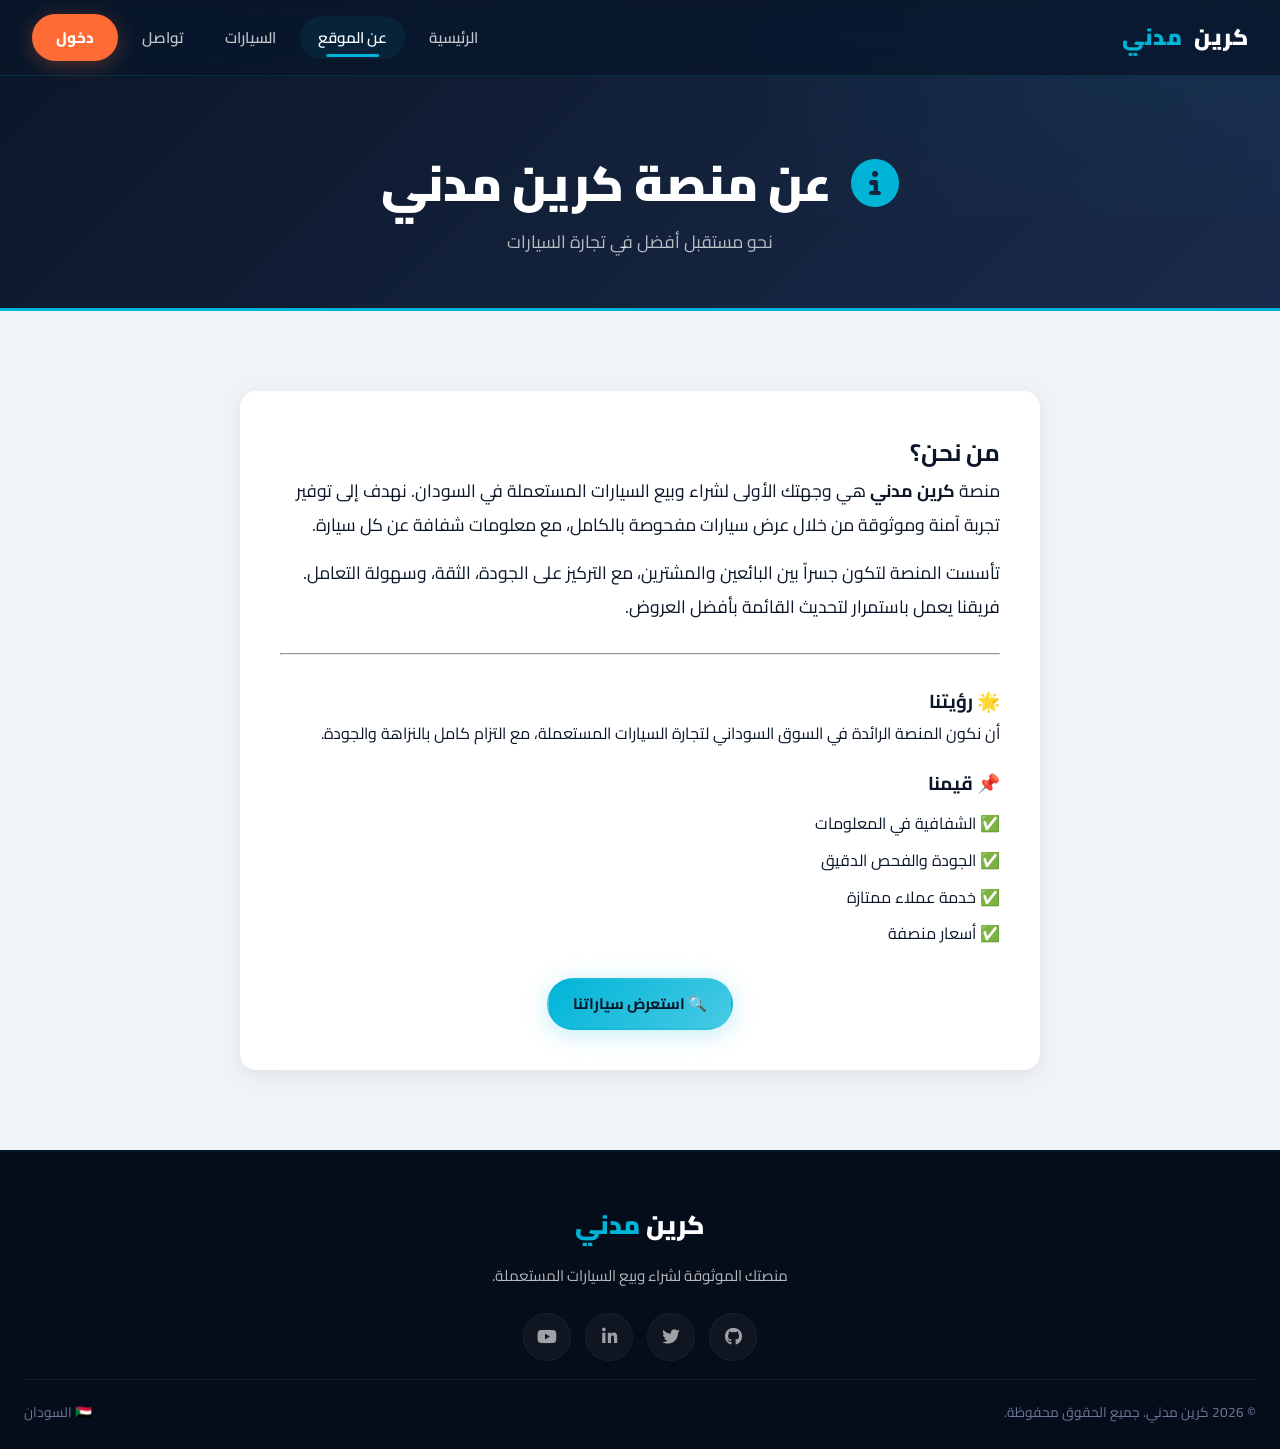
<file: about.html>
<!DOCTYPE html>
<html lang="ar" dir="rtl">
<head>
    <meta charset="UTF-8" />
    <meta name="viewport" content="width=device-width, initial-scale=1.0" />
    <title>عن الموقع - كرين مدني</title>
    <link rel="stylesheet" href="https://cdnjs.cloudflare.com/ajax/libs/font-awesome/6.5.0/css/all.min.css" />
    <link rel="stylesheet" href="css/style.css" />
</head>
<body>

    <nav class="navbar">
        <a href="index.html" class="nav-logo">كرين <span>مدني</span></a>
        <div class="nav-links" id="navLinks">
            <a href="index.html">الرئيسية</a>
            <a href="about.html" class="active">عن الموقع</a>
            <a href="cars.html">السيارات</a>
            <a href="contact.html">تواصل</a>
            <a href="login.html" class="nav-cta">دخول</a>
        </div>
        <div class="hamburger" id="hamburger">
            <span></span><span></span><span></span>
        </div>
    </nav>

    <div class="page-hero">
        <h1><i class="fas fa-info-circle"></i> عن منصة كرين مدني</h1>
        <p>نحو مستقبل أفضل في تجارة السيارات</p>
    </div>

    <section class="section section-light">
        <div class="container" style="max-width:800px; margin:0 auto; background:white; padding:40px; border-radius:16px; box-shadow:var(--shadow-sm);">
            <h2 style="color:var(--navy);">من نحن؟</h2>
            <p style="font-size:1.1rem; line-height:1.9;">
                منصة <strong>كرين مدني</strong> هي وجهتك الأولى لشراء وبيع السيارات المستعملة في السودان.
                نهدف إلى توفير تجربة آمنة وموثوقة من خلال عرض سيارات مفحوصة بالكامل، مع معلومات شفافة عن كل سيارة.
            </p>
            <p style="font-size:1.1rem; line-height:1.9; margin-top:15px;">
                تأسست المنصة لتكون جسراً بين البائعين والمشترين، مع التركيز على الجودة، الثقة، وسهولة التعامل.
                فريقنا يعمل باستمرار لتحديث القائمة بأفضل العروض.
            </p>
            <hr style="margin:30px 0; border-color:var(--border);" />
            <h3 style="color:var(--navy);">🌟 رؤيتنا</h3>
            <p>أن نكون المنصة الرائدة في السوق السوداني لتجارة السيارات المستعملة، مع التزام كامل بالنزاهة والجودة.</p>
            <h3 style="color:var(--navy); margin-top:20px;">📌 قيمنا</h3>
            <ul style="list-style:none; padding:0;">
                <li style="margin:8px 0;">✅ الشفافية في المعلومات</li>
                <li style="margin:8px 0;">✅ الجودة والفحص الدقيق</li>
                <li style="margin:8px 0;">✅ خدمة عملاء ممتازة</li>
                <li style="margin:8px 0;">✅ أسعار منصفة</li>
            </ul>
            <div style="text-align:center; margin-top:30px;">
                <a href="cars.html" class="btn btn-primary">🔍 استعرض سياراتنا</a>
            </div>
        </div>
    </section>

    <footer class="footer">
        <div class="footer-content">
            <div class="footer-brand">كرين <span>مدني</span></div>
            <p>منصتك الموثوقة لشراء وبيع السيارات المستعملة.</p>
            <div class="social-icons">
                <a href="#"><i class="fab fa-github"></i></a>
                <a href="#"><i class="fab fa-twitter"></i></a>
                <a href="#"><i class="fab fa-linkedin-in"></i></a>
                <a href="#"><i class="fab fa-youtube"></i></a>
            </div>
            <div class="footer-bottom">
                <span>© 2026 كرين مدني. جميع الحقوق محفوظة.</span>
                <span>🇸🇩 السودان</span>
            </div>
        </div>
    </footer>

    <script src="js/script.js"></script>
</body>
</html>
</file>
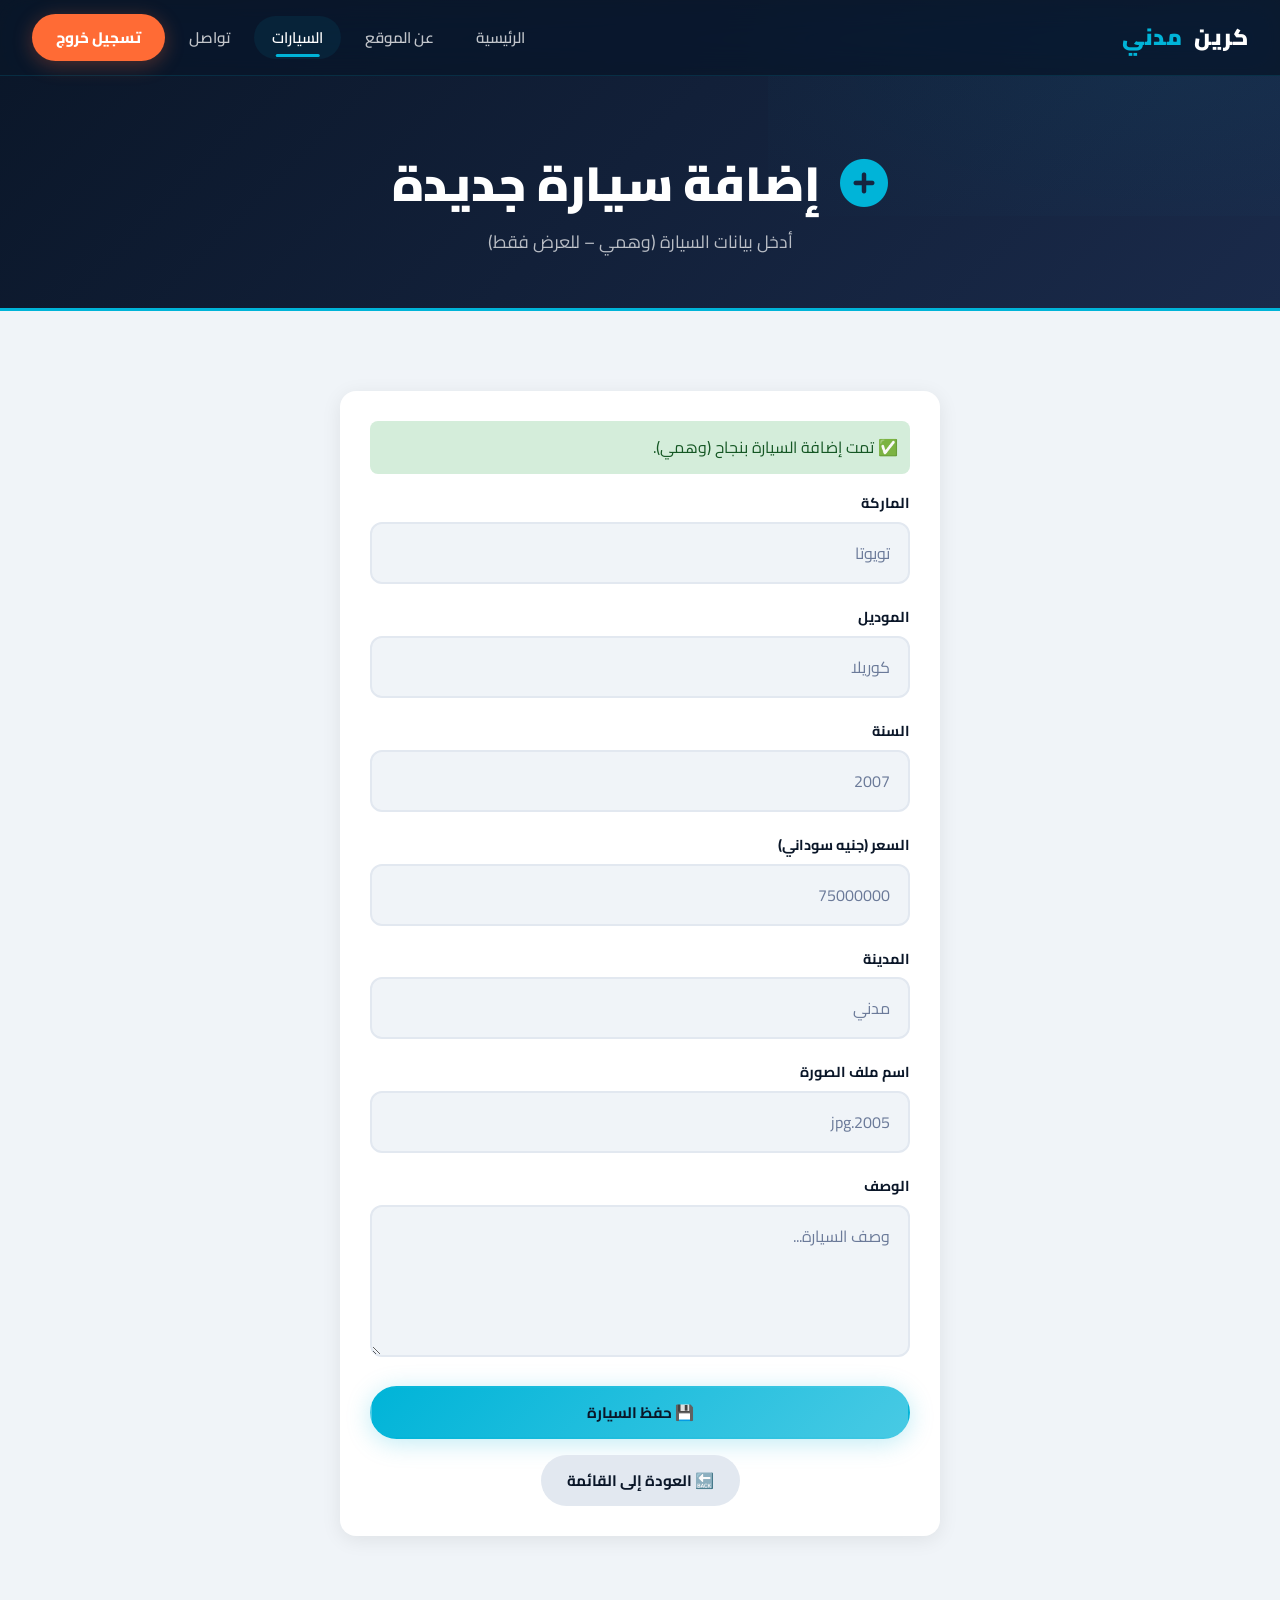
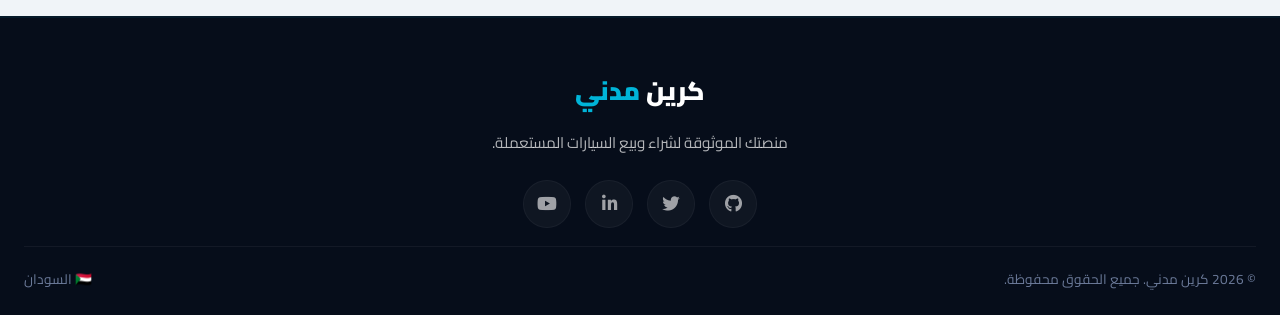
<file: add-car.html>
<!DOCTYPE html>
<html lang="ar" dir="rtl">
<head>
    <meta charset="UTF-8" />
    <meta name="viewport" content="width=device-width, initial-scale=1.0" />
    <title>إضافة سيارة - كرين مدني</title>
    <link rel="stylesheet" href="https://cdnjs.cloudflare.com/ajax/libs/font-awesome/6.5.0/css/all.min.css" />
    <link rel="stylesheet" href="css/style.css" />
</head>
<body>

    <nav class="navbar">
        <a href="index.html" class="nav-logo">كرين <span>مدني</span></a>
        <div class="nav-links" id="navLinks">
            <a href="index.html">الرئيسية</a>
            <a href="about.html">عن الموقع</a>
            <a href="cars.html" class="active">السيارات</a>
            <a href="contact.html">تواصل</a>
            <a href="login.html" class="nav-cta">تسجيل خروج</a>
        </div>
        <div class="hamburger" id="hamburger">
            <span></span><span></span><span></span>
        </div>
    </nav>

    <div class="page-hero">
        <h1><i class="fas fa-plus-circle"></i> إضافة سيارة جديدة</h1>
        <p>أدخل بيانات السيارة (وهمي – للعرض فقط)</p>
    </div>

    <section class="section section-light">
        <div class="container" style="max-width:600px;">
            <div style="background:white; border-radius:16px; padding:30px; box-shadow:var(--shadow-sm);">
                <div style="background:#d4edda; color:#155724; padding:12px; border-radius:8px; margin-bottom:16px;">✅ تمت إضافة السيارة بنجاح (وهمي).</div>
                <form>
                    <div class="form-group"><label>الماركة</label><input type="text" placeholder="تويوتا" disabled /></div>
                    <div class="form-group"><label>الموديل</label><input type="text" placeholder="كوريلا" disabled /></div>
                    <div class="form-group"><label>السنة</label><input type="number" placeholder="2007" disabled /></div>
                    <div class="form-group"><label>السعر (جنيه سوداني)</label><input type="number" placeholder="75000000" disabled /></div>
                    <div class="form-group"><label>المدينة</label><input type="text" placeholder="مدني" disabled /></div>
                    <div class="form-group"><label>اسم ملف الصورة</label><input type="text" placeholder="2005.jpg" disabled /></div>
                    <div class="form-group"><label>الوصف</label><textarea rows="4" placeholder="وصف السيارة..." disabled></textarea></div>
                    <button type="button" class="btn btn-primary" style="width:100%;" disabled>💾 حفظ السيارة</button>
                </form>
                <div style="margin-top:16px; text-align:center;">
                    <a href="cars.html" class="btn" style="background:#e2e8f0; color:#0A1628;">🔙 العودة إلى القائمة</a>
                </div>
            </div>
        </div>
    </section>

    <footer class="footer">
        <div class="footer-content">
            <div class="footer-brand">كرين <span>مدني</span></div>
            <p>منصتك الموثوقة لشراء وبيع السيارات المستعملة.</p>
            <div class="social-icons">
                <a href="#"><i class="fab fa-github"></i></a>
                <a href="#"><i class="fab fa-twitter"></i></a>
                <a href="#"><i class="fab fa-linkedin-in"></i></a>
                <a href="#"><i class="fab fa-youtube"></i></a>
            </div>
            <div class="footer-bottom">
                <span>© 2026 كرين مدني. جميع الحقوق محفوظة.</span>
                <span>🇸🇩 السودان</span>
            </div>
        </div>
    </footer>

    <script src="js/script.js"></script>
</body>
</html>
</file>
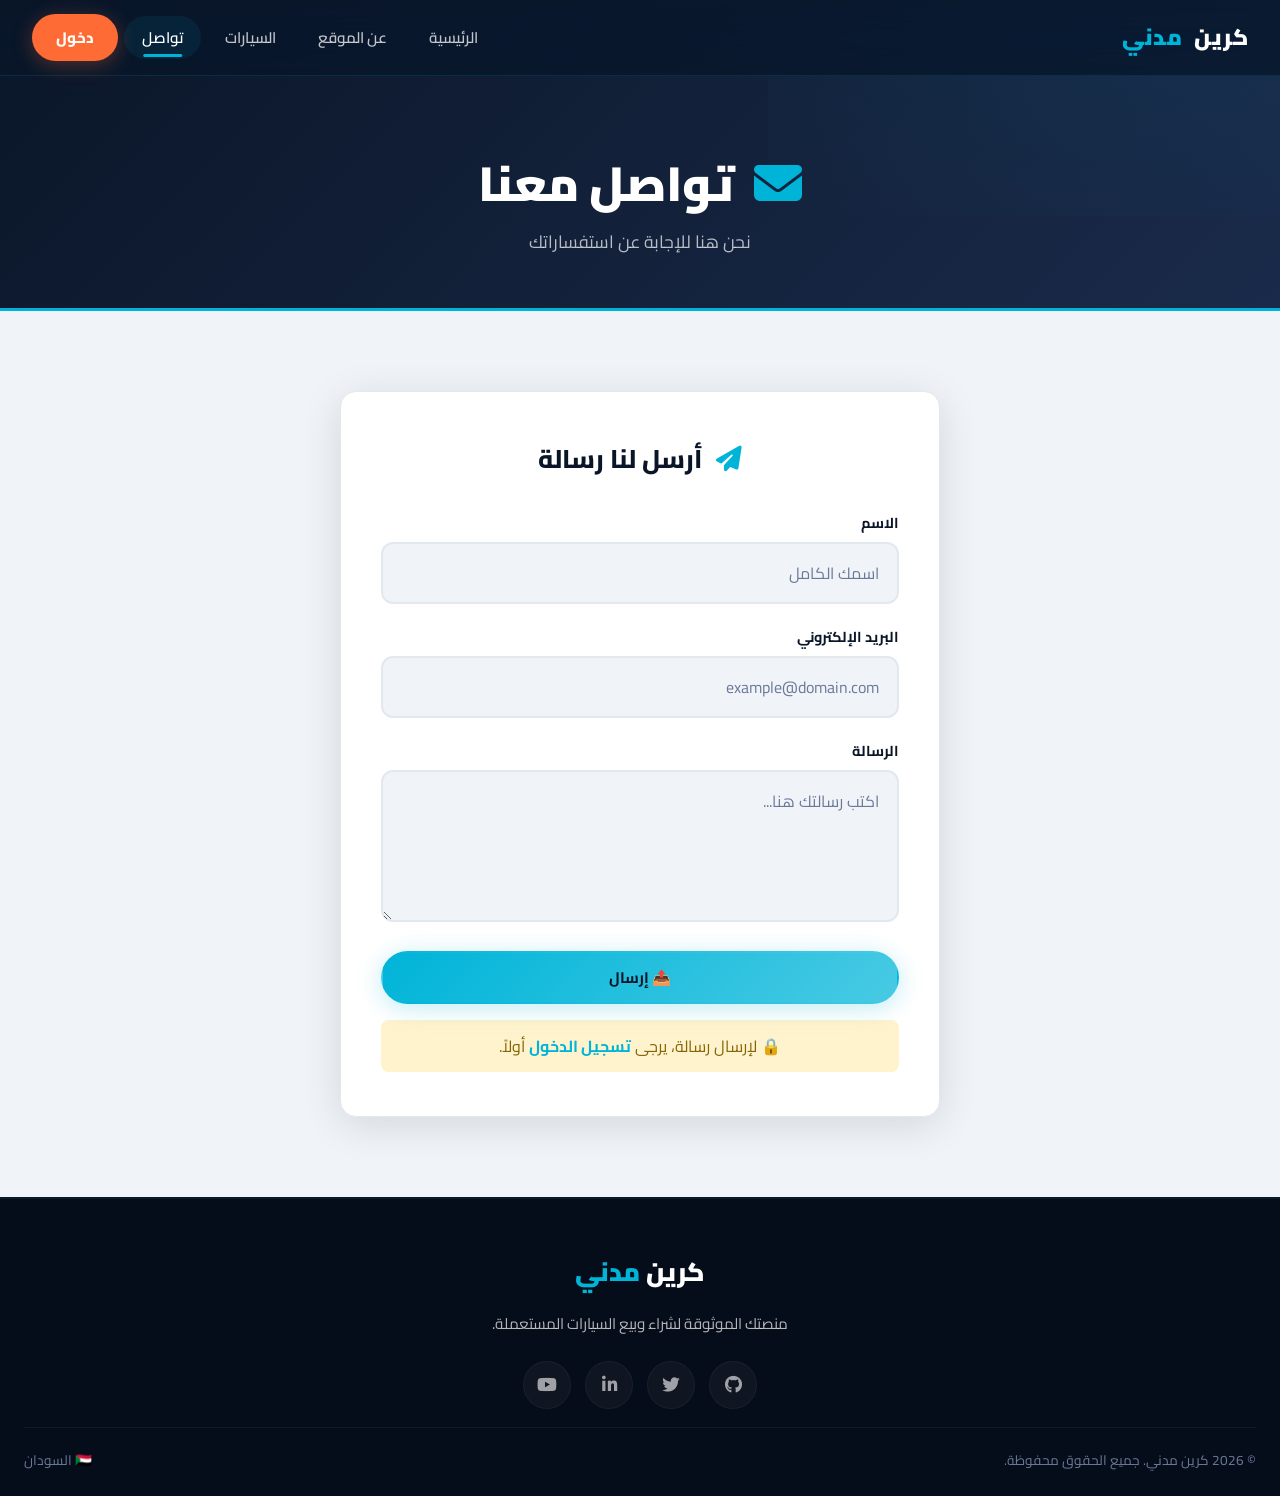
<file: contact.html>
<!DOCTYPE html>
<html lang="ar" dir="rtl">
<head>
    <meta charset="UTF-8" />
    <meta name="viewport" content="width=device-width, initial-scale=1.0" />
    <title>تواصل - كرين مدني</title>
    <link rel="stylesheet" href="https://cdnjs.cloudflare.com/ajax/libs/font-awesome/6.5.0/css/all.min.css" />
    <link rel="stylesheet" href="css/style.css" />
</head>
<body>

    <nav class="navbar">
        <a href="index.html" class="nav-logo">كرين <span>مدني</span></a>
        <div class="nav-links" id="navLinks">
            <a href="index.html">الرئيسية</a>
            <a href="about.html">عن الموقع</a>
            <a href="cars.html">السيارات</a>
            <a href="contact.html" class="active">تواصل</a>
            <a href="login.html" class="nav-cta">دخول</a>
        </div>
        <div class="hamburger" id="hamburger">
            <span></span><span></span><span></span>
        </div>
    </nav>

    <div class="page-hero">
        <h1><i class="fas fa-envelope"></i> تواصل معنا</h1>
        <p>نحن هنا للإجابة عن استفساراتك</p>
    </div>

    <section class="section section-light">
        <div class="container">
            <div class="contact-form-card">
                <h3><i class="fas fa-paper-plane"></i> أرسل لنا رسالة</h3>
                <div id="contactMessage"></div>
                <form id="contactForm">
                    <div class="form-group">
                        <label>الاسم</label>
                        <input type="text" id="contactName" placeholder="اسمك الكامل" required />
                    </div>
                    <div class="form-group">
                        <label>البريد الإلكتروني</label>
                        <input type="email" id="contactEmail" placeholder="example@domain.com" required />
                    </div>
                    <div class="form-group">
                        <label>الرسالة</label>
                        <textarea id="contactMsg" rows="4" placeholder="اكتب رسالتك هنا..." required></textarea>
                    </div>
                    <button type="submit" class="btn btn-primary" style="width:100%;">📤 إرسال</button>
                </form>
                <div style="background:#fff3cd; color:#856404; padding:12px; border-radius:8px; margin-top:16px; text-align:center;">
                    🔒 لإرسال رسالة، يرجى <a href="login.html" style="font-weight:bold; color:var(--cyan);">تسجيل الدخول</a> أولاً.
                </div>
            </div>
        </div>
    </section>

    <footer class="footer">
        <div class="footer-content">
            <div class="footer-brand">كرين <span>مدني</span></div>
            <p>منصتك الموثوقة لشراء وبيع السيارات المستعملة.</p>
            <div class="social-icons">
                <a href="#"><i class="fab fa-github"></i></a>
                <a href="#"><i class="fab fa-twitter"></i></a>
                <a href="#"><i class="fab fa-linkedin-in"></i></a>
                <a href="#"><i class="fab fa-youtube"></i></a>
            </div>
            <div class="footer-bottom">
                <span>© 2026 كرين مدني. جميع الحقوق محفوظة.</span>
                <span>🇸🇩 السودان</span>
            </div>
        </div>
    </footer>

    <script src="js/script.js"></script>
</body>
</html>
</file>
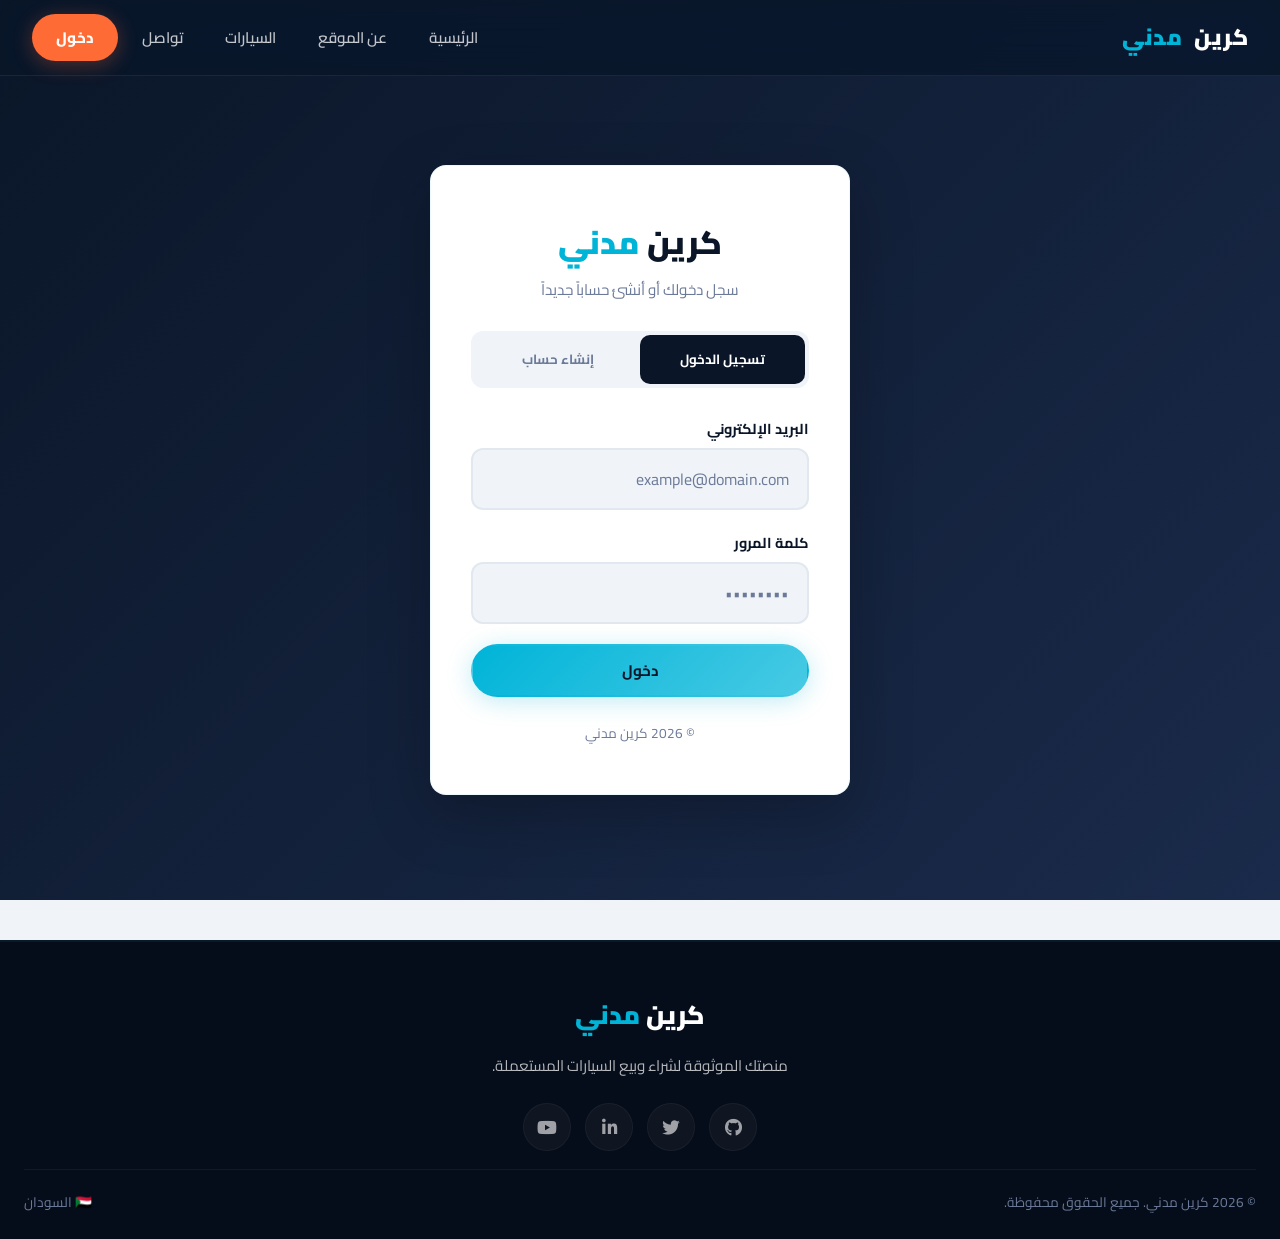
<file: login.html>
<!DOCTYPE html>
<html lang="ar" dir="rtl">
<head>
    <meta charset="UTF-8" />
    <meta name="viewport" content="width=device-width, initial-scale=1.0" />
    <title>دخول - كرين مدني</title>
    <link rel="stylesheet" href="https://cdnjs.cloudflare.com/ajax/libs/font-awesome/6.5.0/css/all.min.css" />
    <link rel="stylesheet" href="css/style.css" />
</head>
<body>

    <nav class="navbar">
        <a href="index.html" class="nav-logo">كرين <span>مدني</span></a>
        <div class="nav-links" id="navLinks">
            <a href="index.html">الرئيسية</a>
            <a href="about.html">عن الموقع</a>
            <a href="cars.html">السيارات</a>
            <a href="contact.html">تواصل</a>
            <a href="login.html" class="nav-cta active">دخول</a>
        </div>
        <div class="hamburger" id="hamburger">
            <span></span><span></span><span></span>
        </div>
    </nav>

    <div class="auth-page">
        <div class="auth-card">
            <div class="auth-logo">كرين <span>مدني</span></div>
            <p class="auth-subtitle">سجل دخولك أو أنشئ حساباً جديداً</p>
            <div class="auth-tabs">
                <button class="auth-tab active" onclick="switchTab('login')">تسجيل الدخول</button>
                <button class="auth-tab" onclick="switchTab('register')">إنشاء حساب</button>
            </div>
            <div id="loginPanel">
                <div id="loginMessage"></div>
                <form id="loginForm">
                    <div class="form-group">
                        <label>البريد الإلكتروني</label>
                        <input type="email" id="loginEmail" placeholder="example@domain.com" required />
                    </div>
                    <div class="form-group">
                        <label>كلمة المرور</label>
                        <input type="password" id="loginPassword" placeholder="••••••••" required />
                    </div>
                    <button type="submit" class="btn btn-primary" style="width:100%;">دخول</button>
                </form>
            </div>
            <div id="registerPanel" style="display:none;">
                <div id="registerMessage"></div>
                <form id="registerForm">
                    <div class="form-group">
                        <label>الاسم</label>
                        <input type="text" id="regName" placeholder="اسمك الكامل" required />
                    </div>
                    <div class="form-group">
                        <label>البريد الإلكتروني</label>
                        <input type="email" id="regEmail" placeholder="example@domain.com" required />
                    </div>
                    <div class="form-group">
                        <label>كلمة المرور</label>
                        <input type="password" id="regPassword" placeholder="••••••••" required />
                    </div>
                    <button type="submit" class="btn btn-primary" style="width:100%;">إنشاء حساب</button>
                </form>
            </div>
            <div class="auth-footer">© 2026 كرين مدني</div>
        </div>
    </div>

    <footer class="footer" style="margin-top:40px;">
        <div class="footer-content">
            <div class="footer-brand">كرين <span>مدني</span></div>
            <p>منصتك الموثوقة لشراء وبيع السيارات المستعملة.</p>
            <div class="social-icons">
                <a href="#"><i class="fab fa-github"></i></a>
                <a href="#"><i class="fab fa-twitter"></i></a>
                <a href="#"><i class="fab fa-linkedin-in"></i></a>
                <a href="#"><i class="fab fa-youtube"></i></a>
            </div>
            <div class="footer-bottom">
                <span>© 2026 كرين مدني. جميع الحقوق محفوظة.</span>
                <span>🇸🇩 السودان</span>
            </div>
        </div>
    </footer>

    <script src="js/script.js"></script>
</body>
</html>
</file>
<file: css/style.css>
/* ---------- استيراد الخط ---------- */
@import url('https://fonts.googleapis.com/css2?family=Cairo:wght@400;600;700;800;900&display=swap');

:root {
    --navy: #0A1628;
    --navy-light: #1A2A4A;
    --navy-dark: #060D1A;
    --cyan: #00B4D8;
    --cyan-light: #48CAE4;
    --cyan-glow: rgba(0, 180, 216, 0.25);
    --white: #FFFFFF;
    --bg-light: #F0F4F8;
    --text-muted: #6B7A99;
    --orange: #FF6B35;
    --orange-light: #FF8A5C;
    --border: #E2E8F0;
    --shadow-sm: 0 4px 20px rgba(0, 0, 0, 0.08);
    --shadow-md: 0 8px 40px rgba(0, 0, 0, 0.12);
    --shadow-lg: 0 20px 60px rgba(0, 0, 0, 0.25);
    --radius-sm: 12px;
    --radius-md: 16px;
    --radius-lg: 24px;
    --transition: all 0.35s cubic-bezier(0.25, 0.46, 0.45, 0.94);
}

/* ---------- إعادة تعيين القيم الافتراضية ---------- */
* {
    margin: 0;
    padding: 0;
    box-sizing: border-box;
}

html {
    scroll-behavior: smooth;
}

body {
    font-family: 'Cairo', sans-serif;
    background-color: var(--bg-light);
    color: var(--navy);
    direction: rtl;
    line-height: 1.8;
    min-height: 100vh;
}

a {
    text-decoration: none;
    color: inherit;
}

button {
    cursor: pointer;
    border: none;
    background: none;
    font-family: inherit;
}

img {
    max-width: 100%;
    display: block;
}

/* ---------- شريط التمرير المخصص ---------- */
::-webkit-scrollbar {
    width: 8px;
}
::-webkit-scrollbar-track {
    background: var(--navy-dark);
}
::-webkit-scrollbar-thumb {
    background: var(--cyan);
    border-radius: 10px;
}
::-webkit-scrollbar-thumb:hover {
    background: var(--cyan-light);
}

/* ============================================================
   NAVBAR - شريط التنقل (بأسلوب زجاجي عصري)
   ============================================================ */
.navbar {
    position: fixed;
    top: 0;
    right: 0;
    left: 0;
    z-index: 1000;
    background: rgba(10, 22, 40, 0.82);
    backdrop-filter: blur(16px) saturate(180%);
    -webkit-backdrop-filter: blur(16px) saturate(180%);
    padding: 0 32px;
    height: 76px;
    display: flex;
    align-items: center;
    justify-content: space-between;
    border-bottom: 1px solid rgba(0, 180, 216, 0.15);
    transition: var(--transition);
}

.navbar.scrolled {
    background: rgba(10, 22, 40, 0.96);
    box-shadow: 0 4px 30px rgba(0, 0, 0, 0.3);
}

/* تثبيت لون الشعار أبيض */
.nav-logo {
    display: flex;
    align-items: center;
    gap: 12px;
    color: #FFFFFF !important;
    font-size: 1.4rem;
    font-weight: 900;
    letter-spacing: 0.5px;
    transition: var(--transition);
    cursor: pointer;
}

.nav-logo:hover {
    transform: scale(1.03);
    color: var(--cyan) !important;
}

.nav-logo .logo-icon {
    background: linear-gradient(135deg, var(--cyan), var(--cyan-light));
    width: 40px;
    height: 40px;
    border-radius: var(--radius-sm);
    display: flex;
    align-items: center;
    justify-content: center;
    font-size: 1.3rem;
    color: var(--navy);
    box-shadow: 0 4px 15px var(--cyan-glow);
}

.nav-logo span {
    color: var(--cyan);
}

.nav-links {
    display: flex;
    align-items: center;
    gap: 6px;
}

.nav-links a {
    color: rgba(255, 255, 255, 0.75);
    padding: 8px 18px;
    border-radius: 30px;
    font-size: 0.95rem;
    font-weight: 600;
    transition: var(--transition);
    position: relative;
}

.nav-links a::after {
    content: '';
    position: absolute;
    bottom: 2px;
    right: 50%;
    width: 0;
    height: 3px;
    background: var(--cyan);
    border-radius: 10px;
    transition: var(--transition);
    transform: translateX(50%);
}

.nav-links a:hover::after,
.nav-links a.active::after {
    width: 50%;
}

.nav-links a:hover,
.nav-links a.active {
    color: var(--white);
    background: rgba(0, 180, 216, 0.08);
}

.nav-cta {
    background: var(--orange) !important;
    color: var(--white) !important;
    border-radius: 30px !important;
    padding: 10px 24px !important;
    font-weight: 800 !important;
    box-shadow: 0 4px 20px rgba(255, 107, 53, 0.3);
    transition: var(--transition) !important;
}

.nav-cta::after {
    display: none !important;
}

.nav-cta:hover {
    transform: translateY(-3px) !important;
    box-shadow: 0 8px 30px rgba(255, 107, 53, 0.5) !important;
    background: #e55a28 !important;
}

.hamburger {
    display: none;
    flex-direction: column;
    gap: 5px;
    padding: 6px;
    cursor: pointer;
}

.hamburger span {
    width: 26px;
    height: 2.5px;
    background: var(--white);
    border-radius: 4px;
    transition: var(--transition);
}

.hamburger.active span:nth-child(1) {
    transform: rotate(45deg) translate(5px, 5px);
}
.hamburger.active span:nth-child(2) {
    opacity: 0;
}
.hamburger.active span:nth-child(3) {
    transform: rotate(-45deg) translate(5px, -5px);
}

/* ============================================================
   HERO - القسم الرئيسي (مع صورة car1) - تم إصلاح الموبايل
   ============================================================ */
.hero {
    min-height: 85vh;
    background: linear-gradient(135deg, rgba(10, 22, 40, 0.6), rgba(10, 22, 40, 0.85)),
                url('../images/car1.jpg') center/cover no-repeat; /* تم إزالة fixed */
    display: flex;
    align-items: center;
    justify-content: center;
    text-align: center;
    padding: 120px 24px 60px;
    position: relative;
    overflow: hidden;
}

/* تأثير توهج سماوي خلف النص */
.hero::before {
    content: '';
    position: absolute;
    top: -30%;
    left: -10%;
    width: 120%;
    height: 120%;
    background: radial-gradient(ellipse at center, rgba(0, 180, 216, 0.06), transparent 60%);
    pointer-events: none;
    animation: heroPulse 8s ease-in-out infinite alternate;
}

@keyframes heroPulse {
    0% { transform: scale(1) rotate(0deg); opacity: 0.5; }
    100% { transform: scale(1.1) rotate(5deg); opacity: 1; }
}

.hero::after {
    content: '';
    position: absolute;
    bottom: 0;
    left: 0;
    right: 0;
    height: 35%;
    background: linear-gradient(to top, var(--bg-light), transparent);
    pointer-events: none;
}

.hero-content {
    position: relative;
    z-index: 2;
    max-width: 750px;
}

.hero-content .badge {
    display: inline-block;
    background: rgba(0, 180, 216, 0.12);
    border: 1px solid rgba(0, 180, 216, 0.2);
    padding: 6px 22px;
    border-radius: 50px;
    font-size: 0.8rem;
    color: var(--cyan-light);
    letter-spacing: 2px;
    margin-bottom: 24px;
    text-transform: uppercase;
    font-weight: 700;
}

.hero h1 {
    font-size: clamp(2.5rem, 7vw, 4.5rem);
    font-weight: 900;
    color: var(--white);
    line-height: 1.15;
    margin-bottom: 18px;
    text-shadow: 0 4px 50px rgba(0, 0, 0, 0.4);
}

.hero h1 .highlight {
    background: linear-gradient(90deg, var(--cyan), var(--cyan-light), var(--cyan));
    -webkit-background-clip: text;
    -webkit-text-fill-color: transparent;
    background-size: 200% auto;
    animation: shimmerText 4s linear infinite;
}

@keyframes shimmerText {
    0% { background-position: 0% center; }
    100% { background-position: 200% center; }
}

.hero p {
    color: rgba(255, 255, 255, 0.8);
    font-size: 1.2rem;
    max-width: 550px;
    margin: 0 auto 40px;
    line-height: 1.9;
    text-shadow: 0 2px 30px rgba(0, 0, 0, 0.3);
}

/* ============================================================
   BUTTONS - أزرار مع تأثيرات محسّنة
   ============================================================ */
.btn {
    display: inline-flex;
    align-items: center;
    justify-content: center;
    gap: 8px;
    padding: 10px 24px;
    border-radius: 50px;
    font-weight: 700;
    font-size: 0.95rem;
    transition: var(--transition);
    border: 2px solid transparent;
    position: relative;
    overflow: hidden;
    white-space: nowrap;
}

.btn-primary {
    background: linear-gradient(135deg, var(--cyan), var(--cyan-light));
    color: var(--navy);
    box-shadow: 0 4px 25px var(--cyan-glow);
}

.btn-primary:hover {
    transform: translateY(-3px) scale(1.02);
    box-shadow: 0 12px 45px rgba(0, 180, 216, 0.4);
}

.btn-primary:active {
    transform: scale(0.96);
}

.btn-secondary {
    background: var(--orange);
    color: var(--white);
    box-shadow: 0 4px 25px rgba(255, 107, 53, 0.25);
}

.btn-secondary:hover {
    transform: translateY(-3px);
    box-shadow: 0 12px 45px rgba(255, 107, 53, 0.4);
    background: #e55a28;
}

.btn-secondary:active {
    transform: scale(0.96);
}

.btn-danger {
    background: #dc3545;
    color: white;
    box-shadow: 0 4px 25px rgba(220, 53, 69, 0.25);
}

.btn-danger:hover {
    transform: translateY(-3px);
    box-shadow: 0 12px 45px rgba(220, 53, 69, 0.4);
    background: #c82333;
}

.btn-danger:active {
    transform: scale(0.96);
}

.btn-outline {
    background: transparent;
    border-color: rgba(255, 255, 255, 0.3);
    color: var(--white);
}

.btn-outline:hover {
    background: rgba(255, 255, 255, 0.08);
    border-color: var(--cyan);
    transform: translateY(-3px);
}

/* ============================================================
   SECTIONS & CONTAINERS
   ============================================================ */
.section {
    padding: 80px 24px;
}

.section-dark {
    background: var(--navy-dark);
    color: var(--white);
}

.section-light {
    background: var(--bg-light);
}

.container {
    max-width: 1140px;
    margin: 0 auto;
}

.section-title {
    text-align: center;
    font-size: clamp(2rem, 4vw, 3rem);
    font-weight: 900;
    margin-bottom: 12px;
    color: var(--navy);
}

.section-dark .section-title {
    color: var(--white);
}

.section-title span {
    background: linear-gradient(135deg, var(--cyan), var(--cyan-light));
    -webkit-background-clip: text;
    -webkit-text-fill-color: transparent;
}

.section-subtitle {
    text-align: center;
    color: var(--text-muted);
    margin-bottom: 50px;
    font-size: 1.1rem;
}

.section-dark .section-subtitle {
    color: rgba(255, 255, 255, 0.6);
}

/* ============================================================
   CARS GRID - بطاقات السيارات (مع أزرار صغيرة متناسقة)
   ============================================================ */
.cars-grid {
    display: grid;
    grid-template-columns: repeat(auto-fill, minmax(280px, 1fr));
    gap: 30px;
}

.car-card {
    background: var(--white);
    border-radius: var(--radius-md);
    overflow: hidden;
    box-shadow: var(--shadow-sm);
    border: 1px solid var(--border);
    transition: var(--transition);
    position: relative;
}

.car-card:hover {
    transform: translateY(-12px);
    box-shadow: var(--shadow-lg);
    border-color: var(--cyan);
}

.car-card-image {
    height: 200px;
    background: var(--navy);
    display: flex;
    align-items: center;
    justify-content: center;
    font-size: 4rem;
    color: rgba(255, 255, 255, 0.1);
    position: relative;
    overflow: hidden;
}

.car-card-image img {
    width: 100%;
    height: 100%;
    object-fit: cover;
    transition: var(--transition);
}

.car-card:hover .car-card-image img {
    transform: scale(1.08);
}

.car-card-image .car-tag {
    position: absolute;
    top: 14px;
    left: 14px;
    background: var(--cyan);
    color: var(--navy);
    padding: 4px 16px;
    border-radius: 20px;
    font-size: 0.7rem;
    font-weight: 800;
    text-transform: uppercase;
    letter-spacing: 0.5px;
    box-shadow: 0 4px 15px rgba(0, 180, 216, 0.3);
}

.car-card-body {
    padding: 24px 22px 26px;
}

.car-card-body .car-name {
    font-size: 1.25rem;
    font-weight: 800;
    color: var(--navy);
    margin-bottom: 2px;
}

.car-card-body .car-name .car-year {
    color: var(--text-muted);
    font-weight: 600;
    font-size: 0.9rem;
    margin-right: 6px;
}

.car-card-body .car-meta {
    color: var(--text-muted);
    font-size: 0.9rem;
    display: flex;
    gap: 16px;
    flex-wrap: wrap;
    margin: 8px 0 14px;
}

.car-card-body .car-meta i {
    color: var(--cyan);
    margin-left: 4px;
}

.car-price {
    font-size: 1.5rem;
    font-weight: 900;
    color: var(--orange);
    margin-bottom: 16px;
}

.car-price .currency {
    font-size: 0.9rem;
    color: var(--text-muted);
    font-weight: 400;
}

/* ============================================================
   أزرار داخل بطاقة السيارة (مصغرة ومتناسقة)
   ============================================================ */
.car-card-body .btn {
    padding: 6px 16px;
    font-size: 0.85rem;
    width: auto;
    display: inline-flex;
    border-radius: 30px;
    white-space: nowrap;
}

/* حاوية الأزرار في البطاقة */
.car-card-body > div:last-child {
    display: flex;
    flex-wrap: wrap;
    gap: 8px;
    margin-top: 8px;
}

.car-card-body .btn-primary {
    background: linear-gradient(135deg, var(--cyan), var(--cyan-light));
    color: var(--navy);
}

.car-card-body .btn-secondary {
    background: var(--orange);
    color: var(--white);
}

.car-card-body .btn-danger {
    background: #dc3545;
    color: white;
}

/* ============================================================
   FEATURES GRID - قسم المميزات
   ============================================================ */
.features-grid {
    display: grid;
    grid-template-columns: repeat(auto-fit, minmax(220px, 1fr));
    gap: 30px;
    text-align: center;
}

.feature-item {
    background: var(--white);
    padding: 40px 20px;
    border-radius: var(--radius-md);
    box-shadow: var(--shadow-sm);
    border: 1px solid var(--border);
    transition: var(--transition);
}

.feature-item:hover {
    transform: translateY(-8px);
    box-shadow: var(--shadow-md);
    border-color: var(--cyan);
}

.feature-item i {
    font-size: 3rem;
    background: linear-gradient(135deg, var(--cyan), var(--cyan-light));
    -webkit-background-clip: text;
    -webkit-text-fill-color: transparent;
    margin-bottom: 16px;
}

.feature-item h3 {
    font-size: 1.2rem;
    font-weight: 700;
    color: var(--navy);
    margin-bottom: 8px;
}

.feature-item p {
    color: var(--text-muted);
    font-size: 0.95rem;
}

/* ============================================================
   PAGE HERO - للصفحات الداخلية
   ============================================================ */
.page-hero {
    background: linear-gradient(135deg, var(--navy), var(--navy-light));
    color: var(--white);
    padding: 140px 24px 50px;
    text-align: center;
    border-bottom: 3px solid var(--cyan);
    position: relative;
    overflow: hidden;
}

.page-hero::before {
    content: '';
    position: absolute;
    top: -30%;
    right: -20%;
    width: 60%;
    height: 100%;
    background: radial-gradient(ellipse, rgba(0, 180, 216, 0.06), transparent);
    pointer-events: none;
}

.page-hero h1 {
    font-size: clamp(2rem, 4vw, 3rem);
    font-weight: 900;
    position: relative;
    z-index: 1;
}

.page-hero h1 i {
    color: var(--cyan);
    margin-left: 10px;
}

.page-hero p {
    color: rgba(255, 255, 255, 0.7);
    font-size: 1.1rem;
    position: relative;
    z-index: 1;
}

/* ============================================================
   CONTACT FORM - نموذج التواصل
   ============================================================ */
.contact-form-card {
    max-width: 600px;
    margin: 0 auto;
    background: var(--white);
    padding: 44px 40px;
    border-radius: var(--radius-md);
    box-shadow: var(--shadow-md);
    border: 1px solid var(--border);
}

.contact-form-card h3 {
    font-size: 1.6rem;
    font-weight: 800;
    margin-bottom: 28px;
    text-align: center;
    color: var(--navy);
}

.contact-form-card h3 i {
    color: var(--cyan);
    margin-left: 8px;
}

/* ============================================================
   FORMS - حقول الإدخال
   ============================================================ */
.form-group {
    margin-bottom: 20px;
    text-align: right;
}

.form-group label {
    display: block;
    font-weight: 700;
    font-size: 0.9rem;
    margin-bottom: 6px;
    color: var(--navy);
}

.form-group input,
.form-group textarea,
.form-group select {
    width: 100%;
    padding: 14px 18px;
    border: 2px solid var(--border);
    border-radius: var(--radius-sm);
    font-family: inherit;
    font-size: 1rem;
    transition: var(--transition);
    background: var(--bg-light);
    color: var(--navy);
}

.form-group input:focus,
.form-group textarea:focus,
.form-group select:focus {
    outline: none;
    border-color: var(--cyan);
    box-shadow: 0 0 0 4px var(--cyan-glow);
    background: var(--white);
}

.form-group input::placeholder,
.form-group textarea::placeholder {
    color: var(--text-muted);
}

.form-group textarea {
    resize: vertical;
    min-height: 120px;
}

/* ============================================================
   AUTH (تسجيل الدخول)
   ============================================================ */
.auth-page {
    min-height: 100vh;
    background: linear-gradient(135deg, var(--navy), var(--navy-light));
    display: flex;
    align-items: center;
    justify-content: center;
    padding: 100px 24px 40px;
}

.auth-card {
    background: var(--white);
    padding: 48px 40px;
    border-radius: var(--radius-md);
    max-width: 420px;
    width: 100%;
    text-align: center;
    box-shadow: var(--shadow-lg);
    border: 1px solid rgba(0, 180, 216, 0.08);
}

.auth-logo {
    font-size: 2rem;
    font-weight: 900;
    color: var(--navy);
    margin-bottom: 4px;
}

.auth-logo span {
    color: var(--cyan);
}

.auth-subtitle {
    color: var(--text-muted);
    margin-bottom: 28px;
    font-size: 0.95rem;
}

.auth-tabs {
    display: flex;
    background: var(--bg-light);
    border-radius: var(--radius-sm);
    padding: 4px;
    margin-bottom: 28px;
}

.auth-tab {
    flex: 1;
    padding: 12px;
    font-weight: 700;
    border-radius: 10px;
    color: var(--text-muted);
    transition: var(--transition);
}

.auth-tab.active {
    background: var(--navy);
    color: var(--white);
}

.auth-footer {
    margin-top: 24px;
    color: var(--text-muted);
    font-size: 0.85rem;
}

/* ============================================================
   MODAL - نافذة التفاصيل المنبثقة
   ============================================================ */
.modal-overlay {
    position: fixed;
    inset: 0;
    background: rgba(10, 22, 40, 0.85);
    backdrop-filter: blur(12px);
    -webkit-backdrop-filter: blur(12px);
    z-index: 5000;
    display: flex;
    align-items: center;
    justify-content: center;
    padding: 24px;
    opacity: 0;
    pointer-events: none;
    transition: var(--transition);
}

.modal-overlay.active {
    opacity: 1;
    pointer-events: all;
}

.modal-box {
    background: var(--white);
    border-radius: var(--radius-md);
    padding: 36px 32px;
    max-width: 520px;
    width: 100%;
    max-height: 90vh;
    overflow-y: auto;
    transform: scale(0.92) translateY(20px);
    transition: var(--transition);
    box-shadow: var(--shadow-lg);
}

.modal-overlay.active .modal-box {
    transform: scale(1) translateY(0);
}

.modal-header {
    display: flex;
    justify-content: space-between;
    align-items: center;
    margin-bottom: 20px;
}

.modal-header h3 {
    color: var(--navy);
    font-weight: 800;
    font-size: 1.3rem;
}

.modal-header h3 i {
    color: var(--cyan);
    margin-left: 8px;
}

.modal-close {
    width: 40px;
    height: 40px;
    background: var(--bg-light);
    border-radius: 10px;
    font-size: 1.2rem;
    display: flex;
    align-items: center;
    justify-content: center;
    transition: var(--transition);
    color: var(--text-muted);
}

.modal-close:hover {
    background: var(--orange);
    color: var(--white);
}

.modal-box .car-detail-image {
    width: 100%;
    max-height: 220px;
    object-fit: cover;
    border-radius: var(--radius-sm);
    margin-bottom: 16px;
}

/* ============================================================
   TOAST - رسائل التنبيه
   ============================================================ */
.toast {
    position: fixed;
    top: 90px;
    left: 50%;
    transform: translateX(-50%);
    background: var(--navy);
    color: var(--white);
    padding: 16px 32px;
    border-radius: var(--radius-sm);
    box-shadow: var(--shadow-lg);
    font-weight: 700;
    z-index: 9999;
    border-right: 5px solid var(--cyan);
    animation: slideDown 0.5s cubic-bezier(0.34, 1.56, 0.64, 1);
}

.toast.success {
    border-right-color: var(--cyan);
}
.toast.info {
    border-right-color: var(--orange);
}
.toast.error {
    border-right-color: #E94560;
}

@keyframes slideDown {
    from {
        opacity: 0;
        transform: translateX(-50%) translateY(-30px) scale(0.9);
    }
    to {
        opacity: 1;
        transform: translateX(-50%) translateY(0) scale(1);
    }
}

/* ============================================================
   FOOTER - التذييل
   ============================================================ */
.footer {
    background: var(--navy-dark);
    color: rgba(255, 255, 255, 0.7);
    padding: 50px 24px 24px;
    text-align: center;
    border-top: 2px solid rgba(0, 180, 216, 0.08);
}

.footer-brand {
    font-size: 1.6rem;
    font-weight: 900;
    color: var(--white);
}

.footer-brand span {
    color: var(--cyan);
}

.footer p {
    margin: 14px 0 24px;
    font-size: 0.95rem;
    max-width: 400px;
    margin-left: auto;
    margin-right: auto;
}

.footer-bottom {
    border-top: 1px solid rgba(255, 255, 255, 0.05);
    padding-top: 20px;
    display: flex;
    justify-content: space-between;
    flex-wrap: wrap;
    gap: 10px;
    font-size: 0.85rem;
    color: var(--text-muted);
}

/* ---------- أيقونات السوشيال ميديا ---------- */
.social-icons {
    display: flex;
    gap: 14px;
    justify-content: center;
    margin: 20px 0 18px;
}

.social-icons a {
    display: flex;
    align-items: center;
    justify-content: center;
    width: 48px;
    height: 48px;
    border-radius: 50%;
    background: rgba(255, 255, 255, 0.04);
    color: rgba(255, 255, 255, 0.6);
    font-size: 1.1rem;
    transition: var(--transition);
    border: 1px solid rgba(255, 255, 255, 0.04);
}

.social-icons a:hover {
    background: var(--cyan);
    color: var(--navy);
    transform: translateY(-5px);
    box-shadow: 0 8px 30px var(--cyan-glow);
    border-color: var(--cyan);
}

/* ============================================================
   RESPONSIVE - للشاشات الصغيرة (مع إصلاحات الموبايل)
   ============================================================ */
@media (max-width: 992px) {
    .cars-grid {
        grid-template-columns: repeat(auto-fill, minmax(240px, 1fr));
    }
}

@media (max-width: 768px) {
    .nav-links {
        display: none;
        position: absolute;
        top: 76px;
        right: 0;
        left: 0;
        background: rgba(10, 22, 40, 0.98);
        backdrop-filter: blur(16px);
        flex-direction: column;
        padding: 20px;
        border-bottom: 1px solid rgba(0, 180, 216, 0.08);
        gap: 4px;
    }

    .nav-links.open {
        display: flex;
    }

    .hamburger {
        display: flex;
    }

    /* إصلاح الخلفية في الموبايل */
    .hero {
        min-height: 70vh;
        background-attachment: scroll !important;
        background-position: center center !important;
        padding: 100px 20px 40px;
    }

    .hero h1 {
        font-size: clamp(1.8rem, 8vw, 2.8rem);
    }

    .auth-card {
        padding: 30px 20px;
    }

    .cars-grid {
        grid-template-columns: 1fr;
        gap: 24px;
    }

    .contact-form-card {
        padding: 28px 20px;
    }

    .modal-box {
        padding: 28px 20px;
        margin: 12px;
    }

    .footer-bottom {
        flex-direction: column;
        text-align: center;
    }

    .features-grid {
        grid-template-columns: 1fr;
    }

    .section {
        padding: 50px 16px;
    }

    .social-icons a {
        width: 42px;
        height: 42px;
        font-size: 1rem;
    }

    /* تصغير الأزرار أكثر في الموبايل */
    .car-card-body .btn {
        padding: 4px 12px;
        font-size: 0.8rem;
    }
}

@media (max-width: 480px) {
    .navbar {
        padding: 0 16px;
        height: 66px;
    }

    .nav-logo {
        font-size: 1.1rem;
    }

    .nav-logo .logo-icon {
        width: 34px;
        height: 34px;
        font-size: 1rem;
    }

    .hero {
        min-height: 60vh;
        padding: 90px 16px 30px;
    }

    .hero p {
        font-size: 0.95rem;
    }

    .btn {
        padding: 8px 18px;
        font-size: 0.85rem;
    }

    .page-hero {
        padding: 110px 16px 30px;
    }

    .car-card-body {
        padding: 18px 16px;
    }

    .car-price {
        font-size: 1.2rem;
    }

    /* تصغير الأزرار جداً في الشاشات الصغيرة */
    .car-card-body .btn {
        padding: 4px 10px;
        font-size: 0.75rem;
    }
}

/* ============================================================
   UTILITY - كلاسات مساعدة
   ============================================================ */
.text-center {
    text-align: center;
}
.text-cyan {
    color: var(--cyan);
}
.text-orange {
    color: var(--orange);
}
.mt-16 {
    margin-top: 16px;
}
.mb-16 {
    margin-bottom: 16px;
}
.gap-8 {
    gap: 8px;
}
.flex-center {
    display: flex;
    align-items: center;
    justify-content: center;
}
</file>
